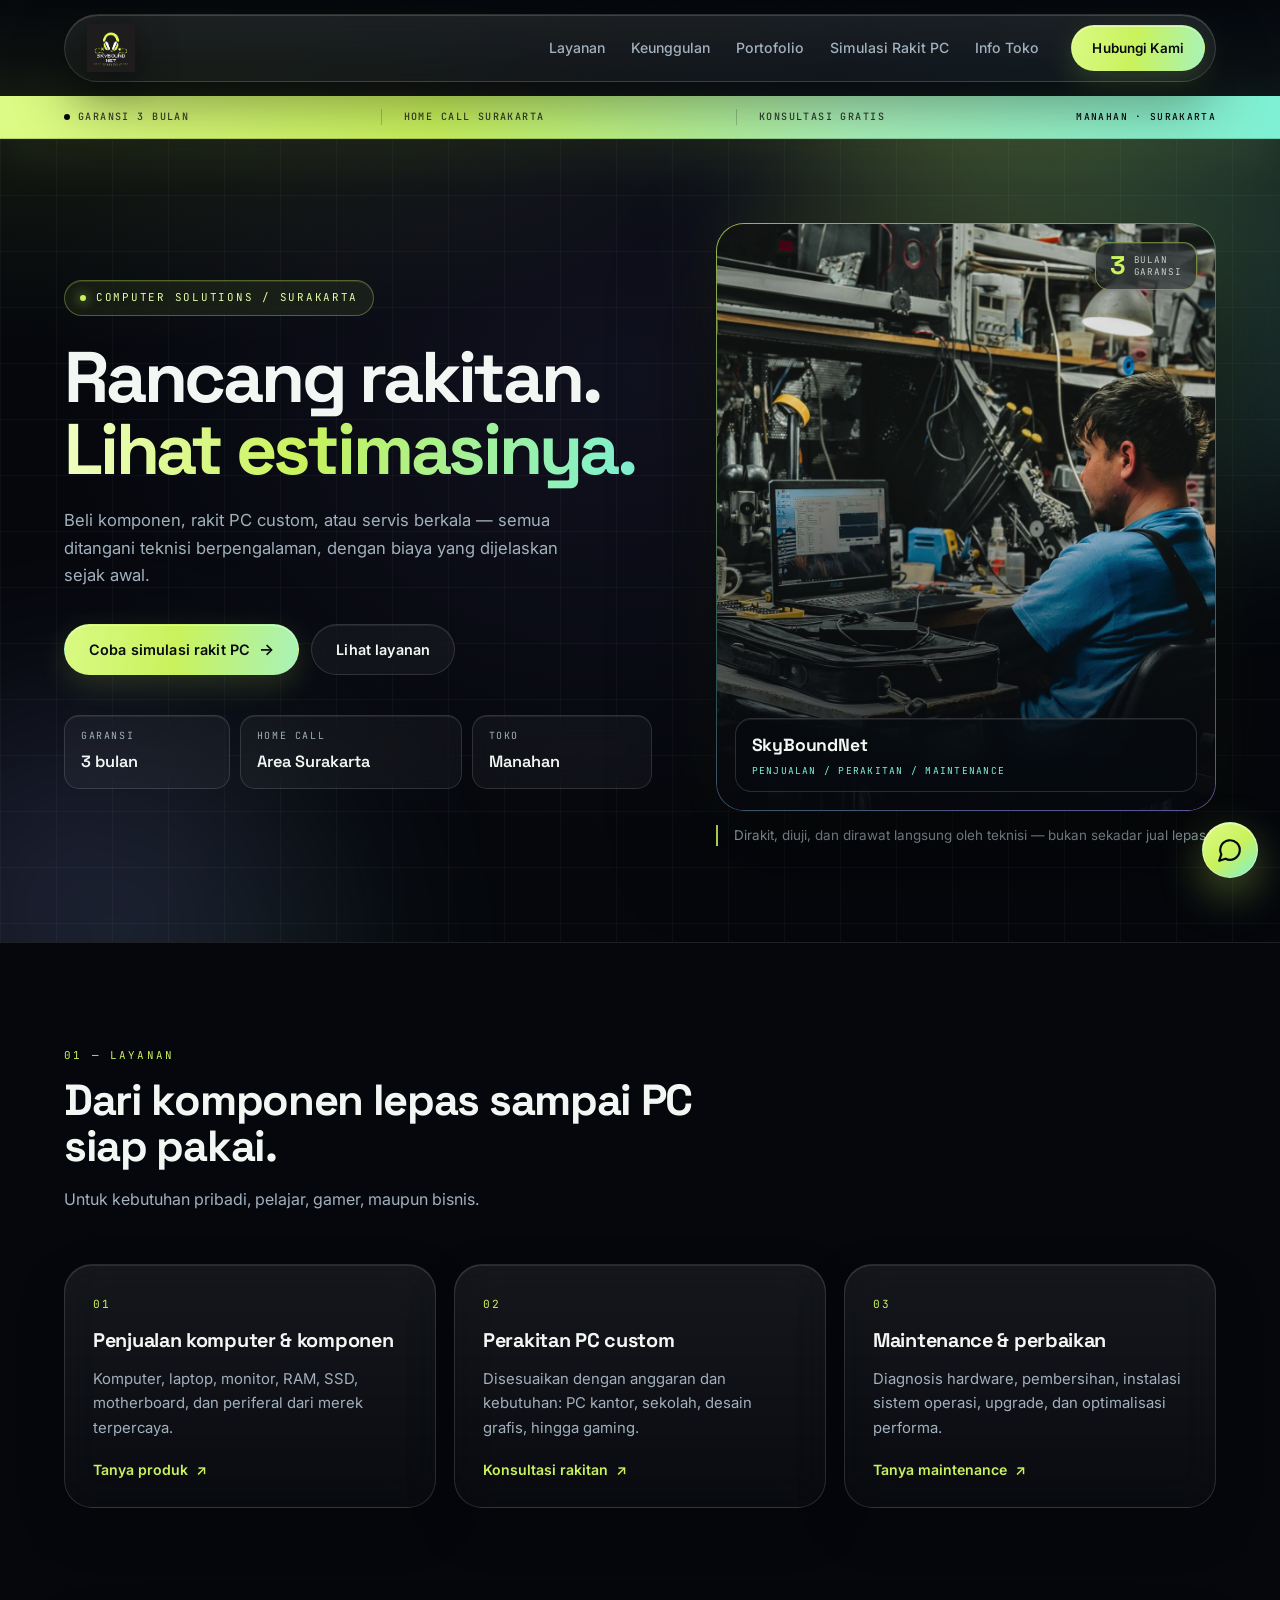
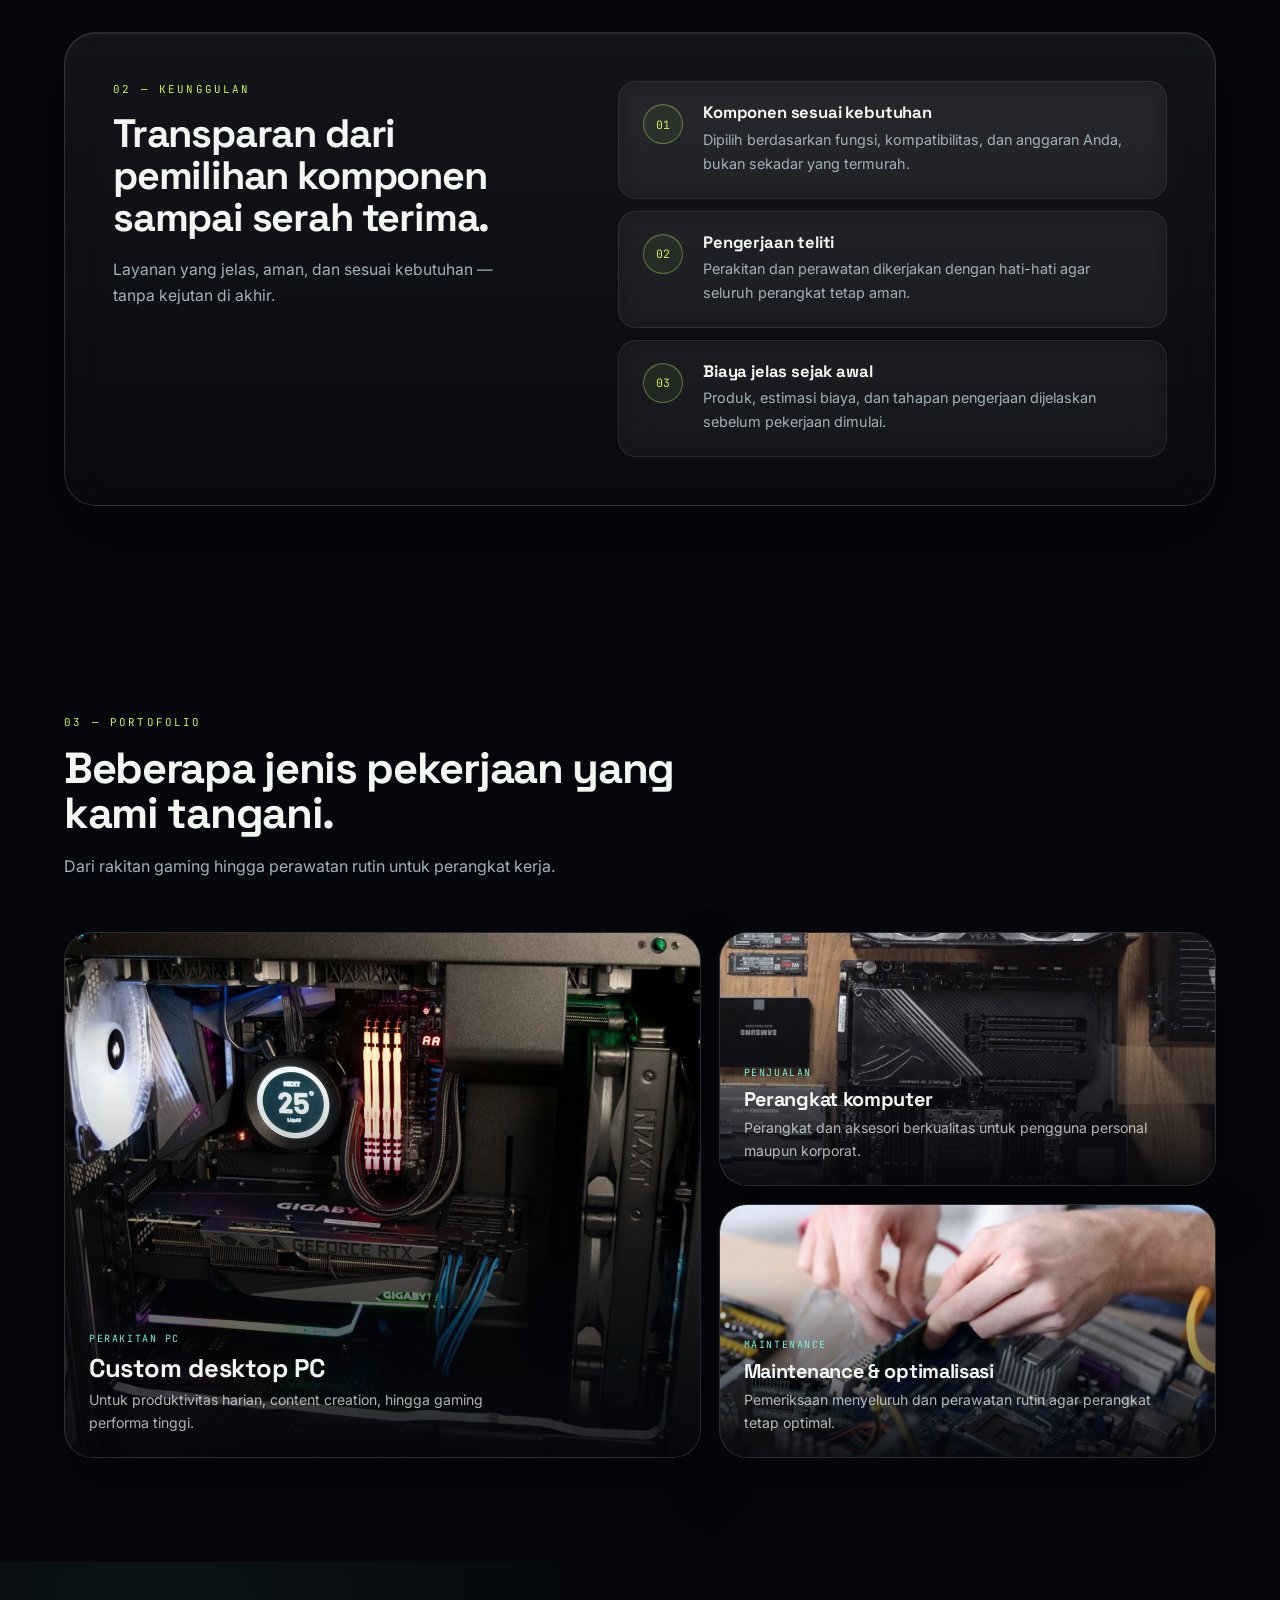
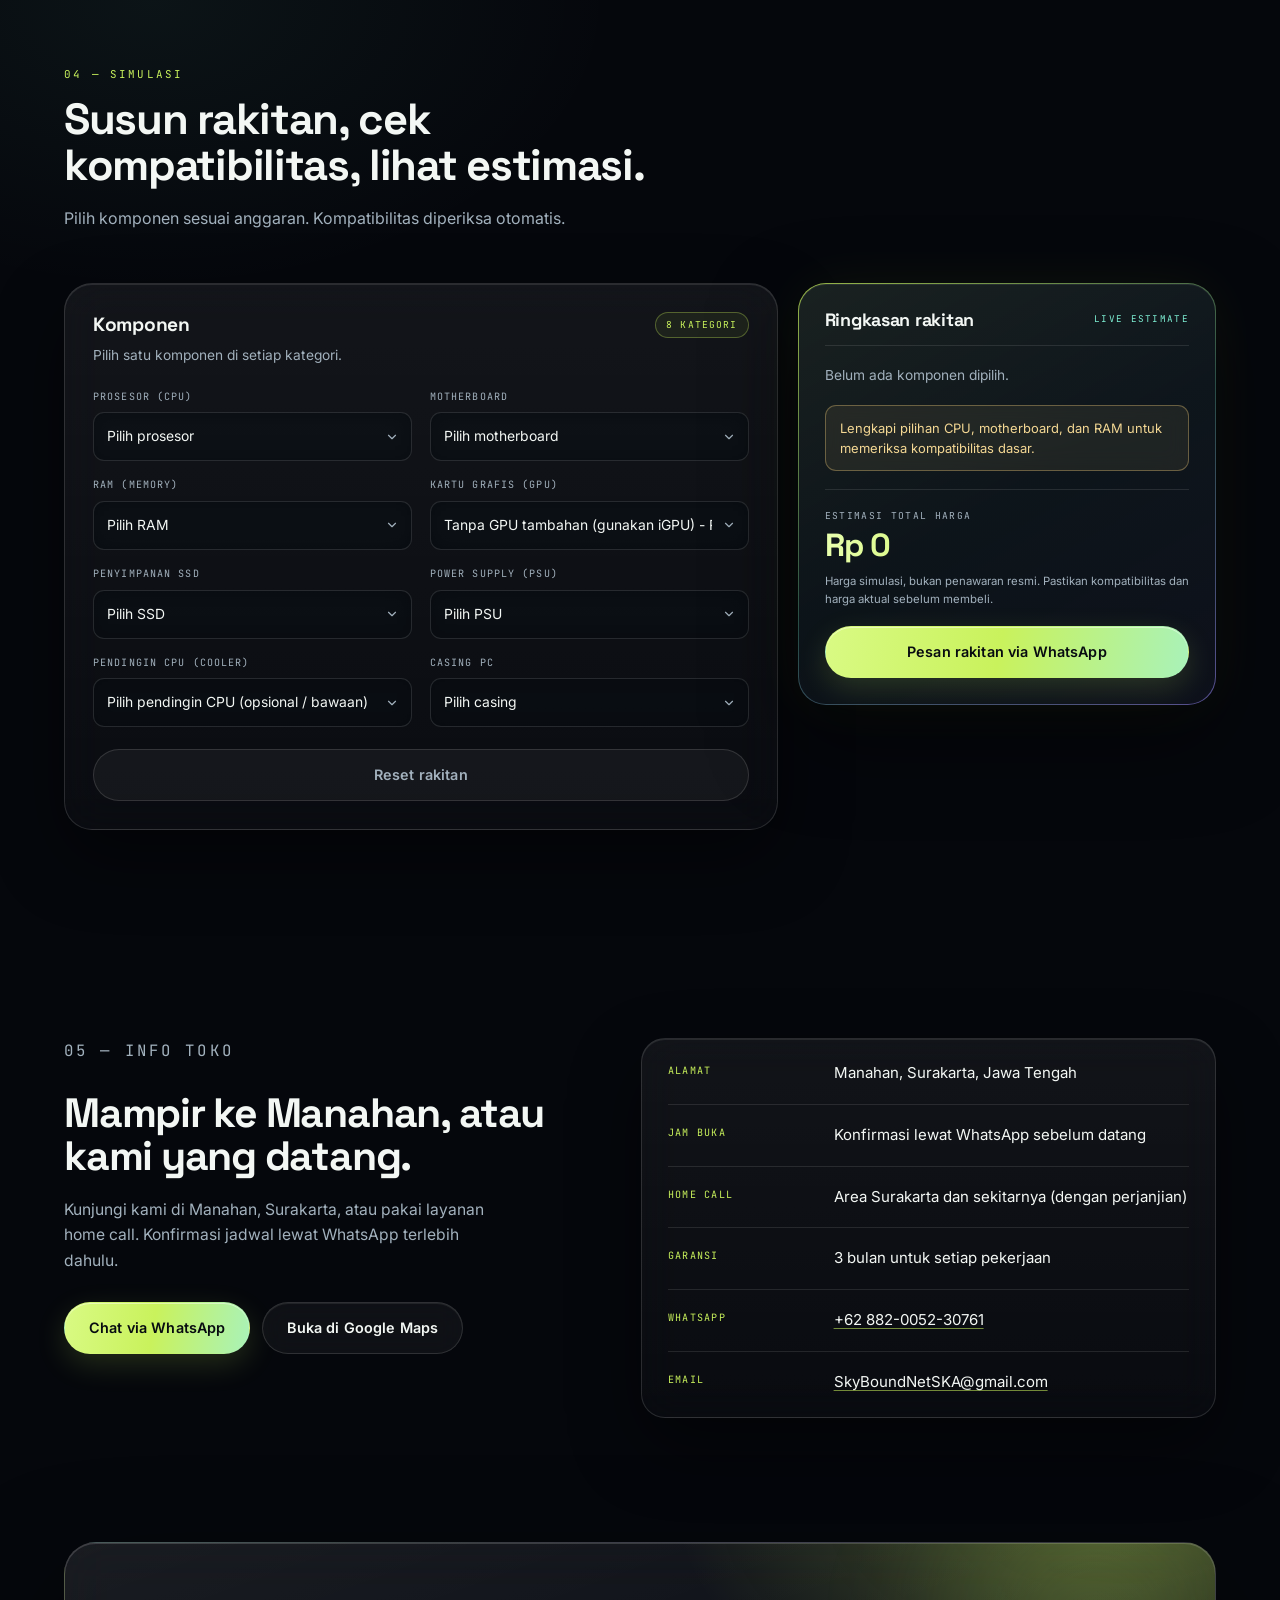
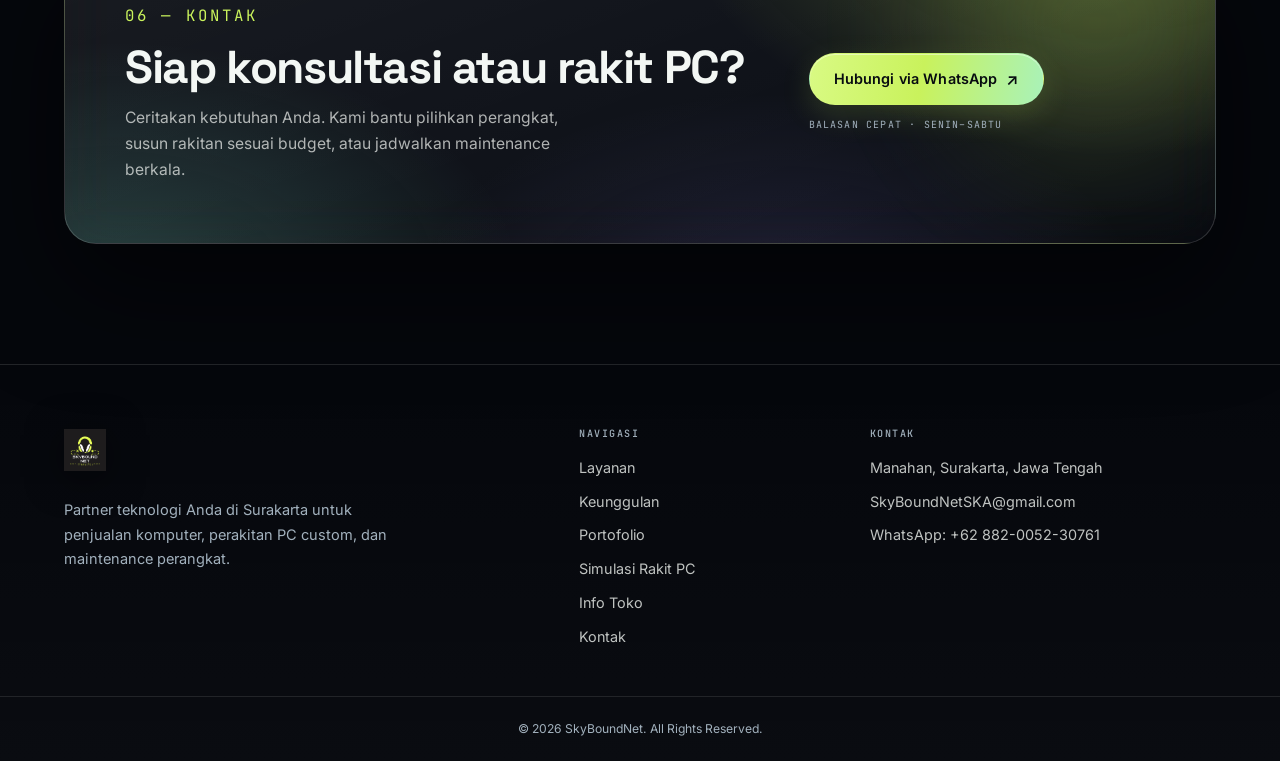
<file: Web Rakit PC/index.html>
<!DOCTYPE html>
<html lang="id">

<head>
    <meta charset="UTF-8">
    <meta name="viewport" content="width=device-width, initial-scale=1.0">
    <meta name="description"
        content="SkyBoundNet — Penjualan komputer, perakitan PC custom, dan maintenance profesional di Surakarta. Garansi 3 bulan, layanan home call tersedia.">
    <meta name="theme-color" content="#0b0f14">
    <title>SkyBoundNet | Solusi Komputer Profesional di Surakarta</title>
    <link rel="preconnect" href="https://fonts.googleapis.com">
    <link rel="preconnect" href="https://fonts.gstatic.com" crossorigin>
    <link rel="stylesheet" href="style.css">
    <script>document.documentElement.classList.add("js");</script>
</head>

<body>

    <!-- HEADER -->
    <header id="siteHeader">
        <div class="container navbar">
            <a href="#home" class="logo" aria-label="SkyBoundNet — kembali ke beranda">
                <img src="Hitam dan Hijau Neon Illustrasi Warung Internet Logo.jpg" width="306" height="144"
                    alt="SkyBoundNet">
            </a>

            <button class="menu-toggle" id="menuToggle" aria-label="Buka menu" aria-expanded="false"
                aria-controls="navLinks">☰</button>

            <nav id="navLinks" aria-label="Navigasi utama">
                <a href="#layanan">Layanan</a>
                <a href="#keunggulan">Keunggulan</a>
                <a href="#portofolio">Portofolio</a>
                <a href="#simulasi">Simulasi Rakit PC</a>
                <a href="#info">Info Toko</a>
                <a href="#kontak" class="nav-mobile-cta">Hubungi Kami</a>
            </nav>

            <a href="#kontak" class="btn nav-button">Hubungi Kami</a>
        </div>
    </header>

    <!-- INFO RAIL -->
    <div class="info-rail" aria-label="Informasi singkat">
        <div class="container info-rail-inner">
            <span class="rail-item"><span class="rail-dot"></span>Garansi 3 bulan</span>
            <span class="rail-item">Home call Surakarta</span>
            <span class="rail-item">Konsultasi gratis</span>
            <span class="rail-note">Manahan · Surakarta</span>
        </div>
    </div>

    <main>
        <!-- HERO -->
        <section class="hero" id="home">
            <canvas class="hero-bg" id="heroBg" aria-hidden="true"></canvas>

            <div class="container hero-content">
                <div class="hero-text" data-reveal>
                    <p class="eyebrow"><span class="eyebrow-dot"></span> Computer solutions / Surakarta</p>

                    <h1>Rancang rakitan.<br><span class="hl">Lihat estimasinya.</span></h1>

                    <p class="description">
                        Beli komponen, rakit PC custom, atau servis berkala &mdash;
                        semua ditangani teknisi berpengalaman, dengan biaya yang
                        dijelaskan sejak awal.
                    </p>

                    <div class="hero-buttons">
                        <a href="#simulasi" class="btn">Coba simulasi rakit PC <span class="btn-arrow">→</span></a>
                        <a href="#layanan" class="btn btn-outline">Lihat layanan</a>
                    </div>

                    <dl class="hero-facts">
                        <div>
                            <dt>Garansi</dt>
                            <dd>3 bulan</dd>
                        </div>
                        <div>
                            <dt>Home call</dt>
                            <dd>Area Surakarta</dd>
                        </div>
                        <div>
                            <dt>Toko</dt>
                            <dd>Manahan</dd>
                        </div>
                    </dl>
                </div>

                <div class="hero-visual" data-reveal style="--reveal-delay:.12s">
                    <figure class="hero-frame">
                        <img src="Teknisi.jpg" alt="Teknisi SkyBoundNet sedang bekerja">
                        <div class="hero-badge">
                            <strong>3</strong>
                            <span>bulan<br>garansi</span>
                        </div>
                        <figcaption class="hero-label">
                            <strong>SkyBoundNet</strong>
                            <span>Penjualan / Perakitan / Maintenance</span>
                        </figcaption>
                    </figure>
                    <p class="hero-caption">Dirakit, diuji, dan dirawat langsung oleh teknisi &mdash; bukan sekadar
                        jual lepas.</p>
                </div>
            </div>
        </section>

        <!-- LAYANAN -->
        <section id="layanan">
            <div class="container">
                <div class="section-heading" data-reveal>
                    <p class="kicker">01 — Layanan</p>
                    <h2>Dari komponen lepas sampai PC siap pakai.</h2>
                    <p>Untuk kebutuhan pribadi, pelajar, gamer, maupun bisnis.</p>
                </div>

                <div class="services-grid">
                    <article class="service-card" data-reveal>
                        <span class="card-index">01</span>
                        <h3>Penjualan komputer &amp; komponen</h3>
                        <p>Komputer, laptop, monitor, RAM, SSD, motherboard, dan periferal dari merek terpercaya.</p>
                        <a href="#" class="service-link" data-service="Penjualan Komputer">Tanya produk
                            <span>↗</span></a>
                    </article>

                    <article class="service-card" data-reveal style="--reveal-delay:.08s">
                        <span class="card-index">02</span>
                        <h3>Perakitan PC custom</h3>
                        <p>Disesuaikan dengan anggaran dan kebutuhan: PC kantor, sekolah, desain grafis, hingga gaming.
                        </p>
                        <a href="#" class="service-link" data-service="Jasa Perakitan PC">Konsultasi rakitan
                            <span>↗</span></a>
                    </article>

                    <article class="service-card" data-reveal style="--reveal-delay:.16s">
                        <span class="card-index">03</span>
                        <h3>Maintenance &amp; perbaikan</h3>
                        <p>Diagnosis hardware, pembersihan, instalasi sistem operasi, upgrade, dan optimalisasi
                            performa.</p>
                        <a href="#" class="service-link" data-service="Maintenance Komputer">Tanya maintenance
                            <span>↗</span></a>
                    </article>
                </div>
            </div>
        </section>

        <!-- KEUNGGULAN -->
        <section class="advantages" id="keunggulan">
            <div class="container advantages-layout">
                <div class="advantages-intro" data-reveal>
                    <p class="kicker">02 — Keunggulan</p>
                    <h2>Transparan dari pemilihan komponen sampai serah terima.</h2>
                    <p>Layanan yang jelas, aman, dan sesuai kebutuhan &mdash; tanpa kejutan di akhir.</p>
                </div>

                <div class="advantages-grid">
                    <article class="advantage-card" data-reveal>
                        <span class="adv-num">01</span>
                        <div>
                            <h3>Komponen sesuai kebutuhan</h3>
                            <p>Dipilih berdasarkan fungsi, kompatibilitas, dan anggaran Anda, bukan sekadar yang
                                termurah.</p>
                        </div>
                    </article>

                    <article class="advantage-card" data-reveal style="--reveal-delay:.08s">
                        <span class="adv-num">02</span>
                        <div>
                            <h3>Pengerjaan teliti</h3>
                            <p>Perakitan dan perawatan dikerjakan dengan hati-hati agar seluruh perangkat tetap aman.
                            </p>
                        </div>
                    </article>

                    <article class="advantage-card" data-reveal style="--reveal-delay:.16s">
                        <span class="adv-num">03</span>
                        <div>
                            <h3>Biaya jelas sejak awal</h3>
                            <p>Produk, estimasi biaya, dan tahapan pengerjaan dijelaskan sebelum pekerjaan dimulai.
                            </p>
                        </div>
                    </article>
                </div>
            </div>
        </section>

        <!-- PORTOFOLIO -->
        <section id="portofolio">
            <div class="container">
                <div class="section-heading" data-reveal>
                    <p class="kicker">03 — Portofolio</p>
                    <h2>Beberapa jenis pekerjaan yang kami tangani.</h2>
                    <p>Dari rakitan gaming hingga perawatan rutin untuk perangkat kerja.</p>
                </div>

                <div class="portfolio-grid">
                    <article class="portfolio-card portfolio-large" data-reveal>
                        <img src="PC Gaming.jpg" alt="PC desktop rakitan custom" loading="lazy">
                        <div class="portfolio-info">
                            <span>Perakitan PC</span>
                            <h3>Custom desktop PC</h3>
                            <p>Untuk produktivitas harian, content creation, hingga gaming performa tinggi.</p>
                        </div>
                    </article>

                    <article class="portfolio-card" data-reveal style="--reveal-delay:.08s">
                        <img src="Part PC.webp" alt="Komponen dan perangkat komputer" loading="lazy">
                        <div class="portfolio-info">
                            <span>Penjualan</span>
                            <h3>Perangkat komputer</h3>
                            <p>Perangkat dan aksesori berkualitas untuk pengguna personal maupun korporat.</p>
                        </div>
                    </article>

                    <article class="portfolio-card" data-reveal style="--reveal-delay:.16s">
                        <img src="Servis PC.jpg" alt="Teknisi sedang melakukan servis komputer" loading="lazy">
                        <div class="portfolio-info">
                            <span>Maintenance</span>
                            <h3>Maintenance &amp; optimalisasi</h3>
                            <p>Pemeriksaan menyeluruh dan perawatan rutin agar perangkat tetap optimal.</p>
                        </div>
                    </article>
                </div>
            </div>
        </section>

        <!-- SIMULASI RAKIT PC -->
        <section id="simulasi" class="pc-builder">
            <div class="container">
                <div class="section-heading" data-reveal>
                    <p class="kicker">04 — Simulasi</p>
                    <h2>Susun rakitan, cek kompatibilitas, lihat estimasi.</h2>
                    <p>Pilih komponen sesuai anggaran. Kompatibilitas diperiksa otomatis.</p>
                </div>

                <div class="builder-layout">
                    <div class="builder-panel" data-reveal>
                        <div class="panel-head">
                            <h3>Komponen</h3>
                            <span class="panel-tag">8 kategori</span>
                        </div>
                        <p class="builder-note">Pilih satu komponen di setiap kategori.</p>

                        <div class="builder-fields">
                            <div class="field">
                                <label for="cpu">Prosesor (CPU)</label>
                                <select id="cpu">
                                    <option value="0" data-socket="" data-igpu="">Pilih prosesor</option>
                                    <optgroup label="AMD AM4 (Budget &amp; Value Gaming)">
                                        <option value="950000" data-socket="AM4" data-igpu="true">AMD Ryzen 3 3200G
                                            (4C/4T, iGPU Vega 8) - Rp950.000</option>
                                        <option value="1100000" data-socket="AM4" data-igpu="false">AMD Ryzen 5 4500
                                            (6C/12T) - Rp1.100.000</option>
                                        <option value="1550000" data-socket="AM4" data-igpu="false">AMD Ryzen 5 5600
                                            (6C/12T) - Rp1.550.000</option>
                                        <option value="1750000" data-socket="AM4" data-igpu="true">AMD Ryzen 5 5600G
                                            (6C/12T, iGPU Vega 7) - Rp1.750.000</option>
                                        <option value="2450000" data-socket="AM4" data-igpu="false">AMD Ryzen 7 5700X
                                            (8C/16T) - Rp2.450.000</option>
                                    </optgroup>
                                    <optgroup label="AMD AM5 (Next-Gen DDR5)">
                                        <option value="2300000" data-socket="AM5" data-igpu="false">AMD Ryzen 5 7500F
                                            (6C/12T) - Rp2.300.000</option>
                                        <option value="2850000" data-socket="AM5" data-igpu="true">AMD Ryzen 5 7600
                                            (6C/12T, iGPU RDNA2) - Rp2.850.000</option>
                                        <option value="6800000" data-socket="AM5" data-igpu="true">AMD Ryzen 7 7800X3D
                                            (8C/16T, 3D V-Cache) - Rp6.800.000</option>
                                    </optgroup>
                                    <optgroup label="Intel LGA1700 (Gen 12/13/14)">
                                        <option value="1150000" data-socket="LGA1700" data-igpu="false">Intel Core
                                            i3-12100F (4C/8T) - Rp1.150.000</option>
                                        <option value="1450000" data-socket="LGA1700" data-igpu="true">Intel Core
                                            i3-12100 (4C/8T, iGPU UHD 730) - Rp1.450.000</option>
                                        <option value="1750000" data-socket="LGA1700" data-igpu="false">Intel Core
                                            i5-12400F (6C/12T) - Rp1.750.000</option>
                                        <option value="2700000" data-socket="LGA1700" data-igpu="false">Intel Core
                                            i5-13400F (10C/16T) - Rp2.700.000</option>
                                        <option value="4300000" data-socket="LGA1700" data-igpu="false">Intel Core
                                            i5-14600KF (14C/20T) - Rp4.300.000</option>
                                        <option value="6200000" data-socket="LGA1700" data-igpu="false">Intel Core
                                            i7-14700KF (20C/28T) - Rp6.200.000</option>
                                    </optgroup>
                                </select>
                            </div>

                            <div class="field">
                                <label for="motherboard">Motherboard</label>
                                <select id="motherboard">
                                    <option value="0" data-socket="" data-ram="">Pilih motherboard</option>
                                    <optgroup label="Socket AMD AM4 (DDR4)">
                                        <option value="950000" data-socket="AM4" data-ram="DDR4">ASRock A520M-HVS DDR4 -
                                            Rp950.000</option>
                                        <option value="1150000" data-socket="AM4" data-ram="DDR4">MSI B450M-A PRO MAX II
                                            DDR4 - Rp1.150.000</option>
                                        <option value="1600000" data-socket="AM4" data-ram="DDR4">ASUS Prime B550M-K
                                            DDR4
                                            - Rp1.600.000</option>
                                        <option value="2350000" data-socket="AM4" data-ram="DDR4">MSI MAG B550M MORTAR
                                            WIFI DDR4 - Rp2.350.000</option>
                                        <option value="3150000" data-socket="AM4" data-ram="DDR4">ASUS ROG STRIX B550-F
                                            GAMING WIFI DDR4 - Rp3.150.000</option>
                                    </optgroup>
                                    <optgroup label="Socket AMD AM5 (DDR5)">
                                        <option value="1450000" data-socket="AM5" data-ram="DDR5">ASRock A620M-HDV/M.2+
                                            DDR5 - Rp1.450.000</option>
                                        <option value="1950000" data-socket="AM5" data-ram="DDR5">MSI PRO B650M-P DDR5 -
                                            Rp1.950.000</option>
                                        <option value="2850000" data-socket="AM5" data-ram="DDR5">ASUS TUF GAMING
                                            B650M-PLUS
                                            WIFI DDR5 - Rp2.850.000</option>
                                        <option value="3750000" data-socket="AM5" data-ram="DDR5">GIGABYTE B650 AORUS
                                            ELITE
                                            AX DDR5 - Rp3.750.000</option>
                                        <option value="6500000" data-socket="AM5" data-ram="DDR5">ASUS ROG STRIX X670E-F
                                            GAMING WIFI DDR5 - Rp6.500.000</option>
                                    </optgroup>
                                    <optgroup label="Socket Intel LGA1700 (DDR4)">
                                        <option value="1050000" data-socket="LGA1700" data-ram="DDR4">ASRock
                                            H610M-HVS/M.2
                                            DDR4 - Rp1.050.000</option>
                                        <option value="1650000" data-socket="LGA1700" data-ram="DDR4">ASUS Prime B760M-K
                                            DDR4 - Rp1.650.000</option>
                                        <option value="2600000" data-socket="LGA1700" data-ram="DDR4">MSI MAG B760M
                                            MORTAR
                                            WIFI DDR4 - Rp2.600.000</option>
                                    </optgroup>
                                    <optgroup label="Socket Intel LGA1700 (DDR5)">
                                        <option value="1850000" data-socket="LGA1700" data-ram="DDR5">ASRock
                                            B760M-HDV/M.2
                                            DDR5 - Rp1.850.000</option>
                                        <option value="3100000" data-socket="LGA1700" data-ram="DDR5">ASUS TUF GAMING
                                            B760-PLUS WIFI DDR5 - Rp3.100.000</option>
                                        <option value="4450000" data-socket="LGA1700" data-ram="DDR5">MSI MAG Z790
                                            TOMAHAWK
                                            WIFI DDR5 - Rp4.450.000</option>
                                    </optgroup>
                                </select>
                            </div>

                            <div class="field">
                                <label for="ram">RAM (Memory)</label>
                                <select id="ram">
                                    <option value="0" data-ram="">Pilih RAM</option>
                                    <optgroup label="RAM DDR4">
                                        <option value="260000" data-ram="DDR4">8GB (1x8GB) DDR4 3200MHz - Rp260.000
                                        </option>
                                        <option value="480000" data-ram="DDR4">16GB (2x8GB) DDR4 3200MHz Dual Channel -
                                            Rp480.000</option>
                                        <option value="620000" data-ram="DDR4">16GB (2x8GB) DDR4 3600MHz RGB Dual
                                            Channel -
                                            Rp620.000</option>
                                        <option value="890000" data-ram="DDR4">32GB (2x16GB) DDR4 3200MHz Dual Channel -
                                            Rp890.000</option>
                                        <option value="1150000" data-ram="DDR4">32GB (2x16GB) DDR4 3600MHz RGB Dual
                                            Channel
                                            - Rp1.150.000</option>
                                    </optgroup>
                                    <optgroup label="RAM DDR5">
                                        <option value="750000" data-ram="DDR5">16GB (2x8GB) DDR5 5200MHz Dual Channel -
                                            Rp750.000</option>
                                        <option value="1550000" data-ram="DDR5">32GB (2x16GB) DDR5 6000MHz CL30 (AMD
                                            EXPO /
                                            XMP) - Rp1.550.000</option>
                                        <option value="1850000" data-ram="DDR5">32GB (2x16GB) DDR5 6000MHz RGB CL30 -
                                            Rp1.850.000</option>
                                        <option value="3200000" data-ram="DDR5">64GB (2x32GB) DDR5 6000MHz Dual Channel
                                            -
                                            Rp3.200.000</option>
                                    </optgroup>
                                </select>
                            </div>

                            <div class="field">
                                <label for="gpu">Kartu Grafis (GPU)</label>
                                <select id="gpu">
                                    <option value="0" data-minwatt="0">Tanpa GPU tambahan (gunakan iGPU) - Rp0</option>
                                    <optgroup label="Entry &amp; Budget Gaming">
                                        <option value="1350000" data-minwatt="450">AMD Radeon RX 580 8GB GDDR5 -
                                            Rp1.350.000</option>
                                        <option value="1900000" data-minwatt="400">NVIDIA GeForce GTX 1650 4GB GDDR6 -
                                            Rp1.900.000</option>
                                        <option value="2850000" data-minwatt="450">AMD Radeon RX 6600 8GB GDDR6 -
                                            Rp2.850.000</option>
                                        <option value="2950000" data-minwatt="450">NVIDIA GeForce RTX 3050 6GB GDDR6 -
                                            Rp2.950.000</option>
                                    </optgroup>
                                    <optgroup label="Mid-Range 1080p / 1440p Gaming">
                                        <option value="4350000" data-minwatt="500">AMD Radeon RX 7600 8GB GDDR6 -
                                            Rp4.350.000</option>
                                        <option value="4900000" data-minwatt="500">NVIDIA GeForce RTX 4060 8GB GDDR6 -
                                            Rp4.900.000</option>
                                        <option value="6450000" data-minwatt="550">NVIDIA GeForce RTX 4060 Ti 8GB GDDR6
                                            -
                                            Rp6.450.000</option>
                                        <option value="7400000" data-minwatt="650">AMD Radeon RX 7700 XT 12GB GDDR6 -
                                            Rp7.400.000</option>
                                    </optgroup>
                                    <optgroup label="High-End &amp; Enthusiast (1440p / 4K / Rendering)">
                                        <option value="10500000" data-minwatt="650">NVIDIA GeForce RTX 4070 Super 12GB
                                            GDDR6X - Rp10.500.000</option>
                                        <option value="14700000" data-minwatt="750">NVIDIA GeForce RTX 4070 Ti Super
                                            16GB
                                            GDDR6X - Rp14.700.000</option>
                                        <option value="18800000" data-minwatt="750">NVIDIA GeForce RTX 4080 Super 16GB
                                            GDDR6X - Rp18.800.000</option>
                                        <option value="32500000" data-minwatt="850">NVIDIA GeForce RTX 4090 24GB GDDR6X
                                            -
                                            Rp32.500.000</option>
                                    </optgroup>
                                </select>
                            </div>

                            <div class="field">
                                <label for="storage">Penyimpanan SSD</label>
                                <select id="storage">
                                    <option value="0">Pilih SSD</option>
                                    <optgroup label="SSD SATA 2.5 Inch">
                                        <option value="250000">SSD SATA 256GB (500 MB/s) - Rp250.000</option>
                                        <option value="420000">SSD SATA 512GB (500 MB/s) - Rp420.000</option>
                                    </optgroup>
                                    <optgroup label="SSD NVMe M.2 PCIe Gen 3">
                                        <option value="480000">SSD NVMe 512GB Gen3 (2500 MB/s) - Rp480.000</option>
                                        <option value="820000">SSD NVMe 1TB Gen3 (3500 MB/s) - Rp820.000</option>
                                    </optgroup>
                                    <optgroup label="SSD NVMe M.2 PCIe Gen 4 (High Speed)">
                                        <option value="1050000">SSD NVMe 1TB Gen4 (5000 MB/s) - Rp1.050.000</option>
                                        <option value="1450000">SSD NVMe 1TB Gen4 Pro (7000 MB/s) - Rp1.450.000</option>
                                        <option value="1850000">SSD NVMe 2TB Gen4 (5000 MB/s) - Rp1.850.000</option>
                                        <option value="2450000">SSD NVMe 2TB Gen4 Pro (7400 MB/s) - Rp2.450.000</option>
                                        <option value="4750000">SSD NVMe 4TB Gen4 Pro (7400 MB/s) - Rp4.750.000</option>
                                    </optgroup>
                                </select>
                            </div>

                            <div class="field">
                                <label for="psu">Power Supply (PSU)</label>
                                <select id="psu">
                                    <option value="0" data-watt="0">Pilih PSU</option>
                                    <optgroup label="Kapasitas Standar (Entry - Mid)">
                                        <option value="420000" data-watt="400">400W 80+ Standard - Rp420.000</option>
                                        <option value="520000" data-watt="450">450W 80+ Bronze - Rp520.000</option>
                                        <option value="680000" data-watt="550">550W 80+ Bronze (Deepcool / FSP) -
                                            Rp680.000</option>
                                        <option value="890000" data-watt="650">650W 80+ Bronze (MSI MAG / Cooler Master)
                                            -
                                            Rp890.000</option>
                                    </optgroup>
                                    <optgroup label="Kapasitas Tinggi &amp; Modular (High-End)">
                                        <option value="1150000" data-watt="750">750W 80+ Bronze (Seasonic / Corsair) -
                                            Rp1.150.000</option>
                                        <option value="1550000" data-watt="750">750W 80+ Gold Fully Modular -
                                            Rp1.550.000
                                        </option>
                                        <option value="1950000" data-watt="850">850W 80+ Gold ATX 3.0 PCIe 5.0 -
                                            Rp1.950.000
                                        </option>
                                        <option value="2750000" data-watt="1000">1000W 80+ Gold ATX 3.0 PCIe 5.0 -
                                            Rp2.750.000</option>
                                    </optgroup>
                                </select>
                            </div>

                            <div class="field">
                                <label for="cooler">Pendingin CPU (Cooler)</label>
                                <select id="cooler">
                                    <option value="0">Pilih pendingin CPU (opsional / bawaan)</option>
                                    <optgroup label="Air Cooler (Kipas &amp; Heatpipe)">
                                        <option value="0">Stock cooler bawaan prosesor - Rp0</option>
                                        <option value="250000">Air Cooler Single Tower (Deepcool AG400) - Rp250.000
                                        </option>
                                        <option value="560000">Air Cooler Dual Tower RGB (Peerless Assassin 120 SE) -
                                            Rp560.000</option>
                                    </optgroup>
                                    <optgroup label="Liquid Cooler (AIO Watercooling)">
                                        <option value="850000">Liquid Cooler AIO 240mm ARGB - Rp850.000</option>
                                        <option value="1350000">Liquid Cooler AIO 360mm ARGB - Rp1.350.000</option>
                                        <option value="2450000">Liquid Cooler AIO 360mm LCD Screen - Rp2.450.000
                                        </option>
                                    </optgroup>
                                </select>
                            </div>

                            <div class="field">
                                <label for="case">Casing PC</label>
                                <select id="case">
                                    <option value="0">Pilih casing</option>
                                    <optgroup label="Basic &amp; Compact">
                                        <option value="260000">Casing Office Standard Black (1 Fan) - Rp260.000</option>
                                        <option value="420000">Casing Compact mATX Mesh Tempered Glass (3 Fan RGB) -
                                            Rp420.000</option>
                                    </optgroup>
                                    <optgroup label="Gaming &amp; Airflow Mesh">
                                        <option value="650000">Casing Mid-Tower Gaming High-Airflow (4 Fan ARGB) -
                                            Rp650.000</option>
                                        <option value="1250000">Casing Airflow ATX Premium (Montech Sky Two / Deepcool)
                                            -
                                            Rp1.250.000</option>
                                    </optgroup>
                                    <optgroup label="Aquarium / Dual Chamber (Showcase)">
                                        <option value="850000">Casing Panoramic Aquarium Dual-Chamber (3 Fan Reverse
                                            ARGB) -
                                            Rp850.000</option>
                                        <option value="2350000">Casing Premium Dual Chamber (Lian Li O11 Dynamic EVO) -
                                            Rp2.350.000</option>
                                    </optgroup>
                                </select>
                            </div>
                        </div>

                        <button type="button" class="btn reset-builder" id="resetBuilder">Reset rakitan</button>
                    </div>

                    <aside class="builder-summary" data-reveal style="--reveal-delay:.1s">
                        <div class="summary-top">
                            <h3>Ringkasan rakitan</h3>
                            <span class="summary-live">Live estimate</span>
                        </div>

                        <div id="buildList" class="build-list">
                            <p class="empty-build">Pilih komponen untuk melihat ringkasan.</p>
                        </div>

                        <div id="compatibility" class="compatibility">
                            Pilih komponen untuk memeriksa kompatibilitas.
                        </div>

                        <div class="total-price">
                            <span>Estimasi total harga</span>
                            <strong id="totalPrice">Rp0</strong>
                        </div>

                        <p class="builder-disclaimer">
                            Harga simulasi, bukan penawaran resmi. Pastikan kompatibilitas dan harga aktual sebelum
                            membeli.
                        </p>

                        <button type="button" class="btn order-build" id="orderBuild">Pesan rakitan via
                            WhatsApp</button>
                    </aside>
                </div>
            </div>
        </section>

        <!-- INFO TOKO -->
        <section id="info" class="store-info">
            <div class="container info-layout">
                <div class="info-intro" data-reveal>
                    <p class="kicker">05 — Info Toko</p>
                    <h2>Mampir ke Manahan, atau kami yang datang.</h2>
                    <p>
                        Kunjungi kami di Manahan, Surakarta, atau pakai layanan home call.
                        Konfirmasi jadwal lewat WhatsApp terlebih dahulu.
                    </p>
                    <div class="info-actions">
                        <a href="#" class="btn" id="infoWhatsApp">Chat via WhatsApp</a>
                        <!-- Ganti link di bawah dengan link pin toko dari Google Maps (Bagikan > Salin link). -->
                        <a href="https://www.google.com/maps/search/?api=1&query=Manahan+Surakarta"
                            class="btn btn-outline" target="_blank" rel="noopener noreferrer">Buka di Google Maps</a>
                    </div>
                </div>

                <dl class="info-list" data-reveal style="--reveal-delay:.1s">
                    <div class="info-row">
                        <dt>Alamat</dt>
                        <dd>Manahan, Surakarta, Jawa Tengah</dd>
                    </div>
                    <div class="info-row">
                        <dt>Jam buka</dt>
                        <!-- Ganti dengan jam buka asli, misalnya: Senin-Sabtu, 09.00-17.00 -->
                        <dd>Konfirmasi lewat WhatsApp sebelum datang</dd>
                    </div>
                    <div class="info-row">
                        <dt>Home call</dt>
                        <dd>Area Surakarta dan sekitarnya (dengan perjanjian)</dd>
                    </div>
                    <div class="info-row">
                        <dt>Garansi</dt>
                        <dd>3 bulan untuk setiap pekerjaan</dd>
                    </div>
                    <div class="info-row">
                        <dt>WhatsApp</dt>
                        <dd><a href="#" id="infoWhatsAppText">+62 882-0052-30761</a></dd>
                    </div>
                    <div class="info-row">
                        <dt>Email</dt>
                        <dd><a href="mailto:SkyBoundNetSKA@gmail.com">SkyBoundNetSKA@gmail.com</a></dd>
                    </div>
                </dl>
            </div>
        </section>

        <!-- KONTAK -->
        <section class="contact-section" id="kontak">
            <div class="container">
                <div class="contact-box" data-reveal>
                    <div class="contact-copy">
                        <p class="kicker dark">06 — Kontak</p>
                        <h2>Siap konsultasi atau rakit PC?</h2>
                        <p>
                            Ceritakan kebutuhan Anda. Kami bantu pilihkan perangkat,
                            susun rakitan sesuai budget, atau jadwalkan maintenance berkala.
                        </p>
                    </div>
                    <div class="contact-actions">
                        <a href="#" class="btn" id="contactWhatsApp">Hubungi via WhatsApp <span
                                class="btn-arrow">↗</span></a>
                        <span class="contact-note">Balasan cepat · Senin&ndash;Sabtu</span>
                    </div>
                </div>
            </div>
        </section>
    </main>

    <!-- FOOTER -->
    <footer>
        <div class="container footer-grid">
            <div class="footer-about">
                <a href="#home" class="logo" aria-label="SkyBoundNet — kembali ke beranda">
                    <img src="Hitam dan Hijau Neon Illustrasi Warung Internet Logo.jpg" width="306" height="144"
                        alt="SkyBoundNet">
                </a>
                <p>
                    Partner teknologi Anda di Surakarta untuk penjualan komputer,
                    perakitan PC custom, dan maintenance perangkat.
                </p>
            </div>

            <div>
                <h3>Navigasi</h3>
                <div class="footer-links">
                    <a href="#layanan">Layanan</a>
                    <a href="#keunggulan">Keunggulan</a>
                    <a href="#portofolio">Portofolio</a>
                    <a href="#simulasi">Simulasi Rakit PC</a>
                    <a href="#info">Info Toko</a>
                    <a href="#kontak">Kontak</a>
                </div>
            </div>

            <div>
                <h3>Kontak</h3>
                <div class="footer-links">
                    <p>Manahan, Surakarta, Jawa Tengah</p>
                    <p>SkyBoundNetSKA@gmail.com</p>
                    <a href="#" id="footerWhatsApp">WhatsApp: +62 882-0052-30761</a>
                </div>
            </div>
        </div>

        <div class="copyright">
            &copy; <span id="year"></span> SkyBoundNet. All Rights Reserved.
        </div>
    </footer>

    <!-- TOMBOL WHATSAPP MELAYANG -->
    <a href="#" class="whatsapp-float" id="floatingWhatsApp" aria-label="Hubungi SkyBoundNet melalui WhatsApp"
        title="Chat WhatsApp">
        <svg viewBox="0 0 24 24" width="26" height="26" fill="none" stroke="currentColor" stroke-width="2"
            stroke-linecap="round" stroke-linejoin="round" aria-hidden="true">
            <path d="M7.9 20A9 9 0 1 0 4 16.1L2 22Z" />
        </svg>
    </a>

    <script src="script.js"></script>
</body>

</html>
</file>
<file: Web Rakit PC/style.css>
/* =========================================================
   SkyBoundNet — Aurora Glass 2026
   Tema gelap dengan aurora lime/mint, panel kaca, dan tipografi
   Space Grotesk + Inter. Struktur class tetap cocok dengan HTML
   dan script.js yang sudah ada.
========================================================= */

@import url("https://fonts.googleapis.com/css2?family=Inter:wght@400;500;600;700&family=JetBrains+Mono:wght@400;500&family=Space+Grotesk:wght@500;600;700&display=swap");

:root {
    --bg: #05070c;
    --bg-elev: #080c13;
    --ink: #f3f7f4;
    --muted: #a2b1bd;
    --volt: #c9f25c;
    --mint: #7ef0d4;
    --violet: #9b8cff;

    --line: rgba(255, 255, 255, 0.10);
    --glass: rgba(255, 255, 255, 0.055);
    --glass-soft: rgba(255, 255, 255, 0.03);
    --glass-border: rgba(255, 255, 255, 0.13);
    --glass-border-strong: rgba(255, 255, 255, 0.22);
    --shadow: 0 28px 70px rgba(0, 0, 0, 0.45);

    --font-display: "Space Grotesk", "Segoe UI", system-ui, sans-serif;
    --font-body: "Inter", "Segoe UI", system-ui, -apple-system, Roboto, sans-serif;
    --font-mono: "JetBrains Mono", "Consolas", monospace;

    --radius: 18px;
    --radius-lg: 28px;
    --header-h: 96px;
}

* {
    margin: 0;
    padding: 0;
    box-sizing: border-box;
}

html {
    scroll-behavior: smooth;
}

body {
    font-family: var(--font-body);
    font-size: 16px;
    line-height: 1.65;
    color: var(--ink);
    background:
        radial-gradient(1200px 680px at 12% -8%, rgba(201, 242, 92, 0.15), transparent 62%),
        radial-gradient(1000px 640px at 88% -2%, rgba(126, 240, 212, 0.11), transparent 60%),
        radial-gradient(920px 720px at 50% 42%, rgba(155, 140, 255, 0.08), transparent 66%),
        var(--bg);
    background-attachment: fixed;
    -webkit-font-smoothing: antialiased;
    overflow-x: hidden;
}

h1,
h2,
h3 {
    font-family: var(--font-display);
    font-weight: 700;
    line-height: 1.06;
    letter-spacing: -0.03em;
    color: var(--ink);
}

a {
    color: inherit;
    text-decoration: none;
}

img {
    max-width: 100%;
}

button,
select,
input {
    font: inherit;
}

::selection {
    background: var(--volt);
    color: var(--bg);
}

:focus-visible {
    outline: 2px solid var(--volt);
    outline-offset: 3px;
}

.container {
    width: min(1180px, 90%);
    margin-inline: auto;
}

section {
    padding: 104px 0;
    scroll-margin-top: calc(var(--header-h) + 24px);
}

/* ============ BUTTONS ============ */
.btn {
    display: inline-flex;
    align-items: center;
    justify-content: center;
    gap: 9px;
    padding: 13px 24px;
    border: 1px solid transparent;
    border-radius: 999px;
    background: linear-gradient(100deg, #d9fa84 0%, var(--volt) 48%, #a9f2b9 100%);
    color: #070b10;
    font-size: 0.9rem;
    font-weight: 600;
    letter-spacing: 0.01em;
    cursor: pointer;
    box-shadow: 0 10px 30px rgba(201, 242, 92, 0.16), inset 0 1px 0 rgba(255, 255, 255, 0.45);
    transition: transform 0.25s ease, box-shadow 0.25s ease, background 0.25s ease,
        color 0.25s ease, border-color 0.25s ease;
}

.btn:hover {
    transform: translateY(-2px);
    box-shadow: 0 18px 42px rgba(201, 242, 92, 0.28), inset 0 1px 0 rgba(255, 255, 255, 0.5);
}

.btn:active {
    transform: translateY(0);
}

.btn-arrow {
    font-size: 1rem;
    line-height: 1;
    transition: transform 0.25s ease;
}

.btn:hover .btn-arrow {
    transform: translateX(3px);
}

.btn-outline {
    background: rgba(255, 255, 255, 0.045);
    color: var(--ink);
    border-color: var(--glass-border);
    box-shadow: inset 0 1px 0 rgba(255, 255, 255, 0.08);
    backdrop-filter: blur(14px);
    -webkit-backdrop-filter: blur(14px);
}

.btn-outline:hover {
    border-color: rgba(201, 242, 92, 0.5);
    color: var(--volt);
    box-shadow: 0 12px 30px rgba(0, 0, 0, 0.25), inset 0 1px 0 rgba(255, 255, 255, 0.1);
}

/* ============ HEADER ============ */
header {
    position: sticky;
    top: 0;
    z-index: 100;
    padding: 14px 0;
    background: linear-gradient(180deg,
            rgba(5, 7, 12, 0.94) 0%,
            rgba(5, 7, 12, 0.58) 62%,
            rgba(5, 7, 12, 0) 100%);
}

.navbar {
    display: flex;
    align-items: center;
    gap: 26px;
    height: 68px;
    padding: 0 10px 0 22px;
    border: 1px solid var(--glass-border);
    border-radius: 999px;
    background: linear-gradient(180deg, rgba(255, 255, 255, 0.085), rgba(255, 255, 255, 0.03));
    backdrop-filter: blur(24px) saturate(140%);
    -webkit-backdrop-filter: blur(24px) saturate(140%);
    box-shadow: 0 22px 55px rgba(0, 0, 0, 0.38), inset 0 1px 0 rgba(255, 255, 255, 0.16);
    transition: background 0.3s ease, border-color 0.3s ease, box-shadow 0.3s ease;
}

header.scrolled .navbar {
    background: linear-gradient(180deg, rgba(19, 26, 36, 0.9), rgba(9, 13, 20, 0.86));
    border-color: rgba(255, 255, 255, 0.18);
    box-shadow: 0 26px 65px rgba(0, 0, 0, 0.5), inset 0 1px 0 rgba(255, 255, 255, 0.14);
}

.logo {
    display: inline-flex;
    align-items: center;
    flex-shrink: 0;
}

.logo img {
    display: block;
    height: 48px;
    width: auto;
    filter: drop-shadow(0 6px 18px rgba(0, 0, 0, 0.5));
}

#navLinks {
    display: flex;
    align-items: center;
    gap: 26px;
    margin-left: auto;
}

#navLinks a {
    position: relative;
    padding: 4px 0;
    color: var(--muted);
    font-size: 0.88rem;
    font-weight: 500;
    transition: color 0.2s ease;
}

#navLinks a::after {
    content: "";
    position: absolute;
    left: 0;
    right: 0;
    bottom: -4px;
    height: 1.5px;
    border-radius: 2px;
    background: linear-gradient(90deg, var(--volt), var(--mint));
    transform: scaleX(0);
    transform-origin: left;
    transition: transform 0.25s ease;
}

#navLinks a:hover {
    color: var(--ink);
}

#navLinks a:hover::after {
    transform: scaleX(1);
}

.nav-mobile-cta {
    display: none;
}

.nav-button {
    margin-left: 6px;
    padding: 11px 20px;
    font-size: 0.84rem;
}

.menu-toggle {
    display: none;
    align-items: center;
    justify-content: center;
    width: 44px;
    height: 44px;
    margin-left: auto;
    border: 1px solid var(--glass-border);
    border-radius: 50%;
    background: rgba(255, 255, 255, 0.05);
    color: var(--ink);
    font-size: 1.15rem;
    cursor: pointer;
    backdrop-filter: blur(12px);
    -webkit-backdrop-filter: blur(12px);
}

/* ============ INFO RAIL ============ */
.info-rail {
    background: linear-gradient(95deg, #dcfb86 0%, #c9f25c 34%, #a9efb6 66%, #7ef0d4 100%);
    color: #05070c;
    border-bottom: 1px solid rgba(5, 7, 12, 0.16);
    box-shadow: 0 20px 45px rgba(201, 242, 92, 0.07);
}

.info-rail-inner {
    display: flex;
    align-items: center;
    justify-content: space-between;
    gap: 22px;
    height: 42px;
}

.rail-item {
    display: inline-flex;
    align-items: center;
    gap: 8px;
    color: rgba(5, 7, 12, 0.76);
    font-family: var(--font-mono);
    font-size: 0.63rem;
    font-weight: 500;
    letter-spacing: 0.14em;
    text-transform: uppercase;
    white-space: nowrap;
}

.rail-item + .rail-item {
    padding-left: 22px;
    border-left: 1px solid rgba(5, 7, 12, 0.2);
}

.rail-dot {
    width: 6px;
    height: 6px;
    border-radius: 50%;
    background: #05070c;
}

.rail-note {
    color: #05070c;
    font-family: var(--font-mono);
    font-size: 0.6rem;
    font-weight: 500;
    letter-spacing: 0.14em;
    text-transform: uppercase;
    white-space: nowrap;
}

/* ============ HERO ============ */
.hero {
    position: relative;
    overflow: hidden;
    padding: 84px 0 96px;
    border-bottom: 1px solid var(--line);
}

.hero::before,
.hero::after {
    content: "";
    position: absolute;
    z-index: 0;
    border-radius: 50%;
    pointer-events: none;
    filter: blur(64px);
}

.hero::before {
    top: -240px;
    right: -160px;
    width: 680px;
    height: 680px;
    background:
        radial-gradient(circle at 34% 34%, rgba(201, 242, 92, 0.34), transparent 62%),
        radial-gradient(circle at 68% 66%, rgba(126, 240, 212, 0.3), transparent 64%);
    opacity: 0.6;
    animation: auroraDrift 24s ease-in-out infinite;
}

.hero::after {
    bottom: -300px;
    left: -220px;
    width: 640px;
    height: 640px;
    background:
        radial-gradient(circle at 45% 45%, rgba(155, 140, 255, 0.26), transparent 62%),
        radial-gradient(circle at 60% 60%, rgba(126, 240, 212, 0.16), transparent 66%);
    opacity: 0.55;
    animation: auroraDrift 30s ease-in-out infinite reverse;
}

@keyframes auroraDrift {
    0%,
    100% {
        transform: translate3d(0, 0, 0) scale(1);
    }

    50% {
        transform: translate3d(-36px, 26px, 0) scale(1.08);
    }
}

.hero-bg {
    position: absolute;
    inset: 0;
    z-index: 1;
    width: 100%;
    height: 100%;
    pointer-events: none;
    opacity: 0.85;
}

.hero-content {
    position: relative;
    z-index: 2;
    display: grid;
    grid-template-columns: 1.08fr 0.92fr;
    gap: 64px;
    align-items: center;
}

.eyebrow {
    display: inline-flex;
    align-items: center;
    gap: 10px;
    padding: 8px 15px;
    border: 1px solid rgba(201, 242, 92, 0.32);
    border-radius: 999px;
    background: rgba(201, 242, 92, 0.07);
    color: #e2ffa6;
    font-family: var(--font-mono);
    font-size: 0.68rem;
    letter-spacing: 0.16em;
    text-transform: uppercase;
    backdrop-filter: blur(14px);
    -webkit-backdrop-filter: blur(14px);
    box-shadow: inset 0 1px 0 rgba(255, 255, 255, 0.1);
}

.eyebrow-dot {
    width: 6px;
    height: 6px;
    border-radius: 50%;
    background: var(--volt);
    box-shadow: 0 0 12px var(--volt);
}

.hero h1 {
    margin: 26px 0 22px;
    font-size: clamp(2.8rem, 5.6vw, 4.5rem);
    line-height: 1;
    letter-spacing: -0.045em;
}

.hero h1 .hl {
    background: linear-gradient(100deg, #f1ffc4 0%, var(--volt) 42%, var(--mint) 100%);
    -webkit-background-clip: text;
    background-clip: text;
    -webkit-text-fill-color: transparent;
    color: transparent;
}

.hero .description {
    max-width: 50ch;
    color: var(--muted);
    font-size: 1.04rem;
}

.hero-buttons {
    display: flex;
    flex-wrap: wrap;
    gap: 12px;
    margin: 34px 0 40px;
}

.hero-facts {
    display: flex;
    flex-wrap: wrap;
    gap: 10px;
    padding-top: 0;
    border-top: 0;
}

.hero-facts > div {
    flex: 1 1 auto;
    min-width: 112px;
    padding: 12px 16px;
    border: 1px solid var(--glass-border);
    border-radius: 15px;
    background: rgba(255, 255, 255, 0.04);
    backdrop-filter: blur(14px);
    -webkit-backdrop-filter: blur(14px);
    box-shadow: inset 0 1px 0 rgba(255, 255, 255, 0.08);
}

.hero-facts dt {
    margin-bottom: 4px;
    color: var(--muted);
    font-family: var(--font-mono);
    font-size: 0.62rem;
    letter-spacing: 0.16em;
    text-transform: uppercase;
}

.hero-facts dd {
    font-family: var(--font-display);
    font-size: 1.02rem;
    font-weight: 600;
}

.hero-visual {
    min-width: 0;
}

.hero-frame {
    position: relative;
    overflow: hidden;
    border: 1px solid transparent;
    border-radius: var(--radius-lg);
    background:
        linear-gradient(180deg, rgba(10, 15, 22, 0.4), rgba(8, 12, 18, 0.9)) padding-box,
        linear-gradient(145deg,
            rgba(201, 242, 92, 0.75),
            rgba(126, 240, 212, 0.32) 46%,
            rgba(155, 140, 255, 0.6)) border-box;
    box-shadow: 0 40px 95px rgba(0, 0, 0, 0.55), 0 0 70px rgba(201, 242, 92, 0.06);
}

.hero-frame::after {
    content: "";
    position: absolute;
    inset: 0;
    background: linear-gradient(180deg, rgba(5, 7, 12, 0) 40%, rgba(5, 7, 12, 0.9) 100%);
    pointer-events: none;
}

.hero-frame img {
    display: block;
    width: 100%;
    aspect-ratio: 4 / 4.7;
    object-fit: cover;
    filter: saturate(0.9) contrast(1.03);
}

.hero-badge {
    position: absolute;
    z-index: 2;
    top: 18px;
    right: 18px;
    display: flex;
    align-items: center;
    gap: 8px;
    padding: 10px 14px;
    border: 1px solid rgba(201, 242, 92, 0.45);
    border-radius: 14px;
    background: rgba(7, 11, 17, 0.55);
    color: var(--ink);
    backdrop-filter: blur(14px);
    -webkit-backdrop-filter: blur(14px);
    box-shadow: inset 0 1px 0 rgba(255, 255, 255, 0.12), 0 12px 30px rgba(0, 0, 0, 0.35);
}

.hero-badge strong {
    color: var(--volt);
    font-family: var(--font-display);
    font-size: 1.6rem;
    line-height: 1;
}

.hero-badge span {
    color: rgba(243, 247, 244, 0.78);
    font-family: var(--font-mono);
    font-size: 0.58rem;
    line-height: 1.3;
    letter-spacing: 0.1em;
    text-transform: uppercase;
}

.hero-label {
    position: absolute;
    z-index: 2;
    left: 18px;
    right: 18px;
    bottom: 18px;
    display: flex;
    flex-direction: column;
    gap: 3px;
    padding: 12px 16px;
    border: 1px solid rgba(255, 255, 255, 0.14);
    border-radius: 16px;
    background: rgba(7, 11, 17, 0.55);
    backdrop-filter: blur(16px);
    -webkit-backdrop-filter: blur(16px);
    box-shadow: inset 0 1px 0 rgba(255, 255, 255, 0.08);
}

.hero-label strong {
    font-family: var(--font-display);
    font-size: 1.1rem;
    letter-spacing: -0.01em;
}

.hero-label span {
    color: var(--mint);
    font-family: var(--font-mono);
    font-size: 0.6rem;
    letter-spacing: 0.13em;
    text-transform: uppercase;
}

.hero-caption {
    margin-top: 14px;
    padding-left: 16px;
    border-left: 2px solid var(--volt);
    color: var(--muted);
    font-size: 0.84rem;
    line-height: 1.55;
}

/* ============ SECTION HEADINGS ============ */
.section-heading {
    max-width: 660px;
    margin-bottom: 52px;
}

.kicker {
    margin-bottom: 14px;
    color: var(--volt);
    font-family: var(--font-mono);
    font-size: 0.68rem;
    letter-spacing: 0.2em;
    text-transform: uppercase;
}

.section-heading h2 {
    margin-bottom: 16px;
    font-size: clamp(2rem, 3.4vw, 2.9rem);
    line-height: 1.05;
}

.section-heading > p:last-child {
    color: var(--muted);
    font-size: 1rem;
}

/* ============ LAYANAN ============ */
.services-grid {
    display: grid;
    grid-template-columns: repeat(3, minmax(0, 1fr));
    gap: 18px;
}

.service-card {
    position: relative;
    display: flex;
    flex-direction: column;
    gap: 14px;
    overflow: hidden;
    padding: 30px 28px 26px;
    border: 1px solid var(--glass-border);
    border-radius: var(--radius-lg);
    background: linear-gradient(180deg, rgba(255, 255, 255, 0.065), rgba(255, 255, 255, 0.02));
    backdrop-filter: blur(20px);
    -webkit-backdrop-filter: blur(20px);
    box-shadow: inset 0 1px 0 rgba(255, 255, 255, 0.1), 0 20px 50px rgba(0, 0, 0, 0.18);
    transition: transform 0.3s ease, border-color 0.3s ease, box-shadow 0.3s ease;
}

.service-card::before {
    content: "";
    position: absolute;
    inset: 0;
    background: radial-gradient(320px 200px at 50% 0, rgba(201, 242, 92, 0.16), transparent 70%);
    opacity: 0;
    transition: opacity 0.3s ease;
    pointer-events: none;
}

.service-card::after {
    content: "";
    position: absolute;
    top: 0;
    left: 24px;
    right: 24px;
    height: 1px;
    background: linear-gradient(90deg, transparent, rgba(201, 242, 92, 0.75), transparent);
    opacity: 0;
    transition: opacity 0.3s ease;
    pointer-events: none;
}

.service-card:hover {
    transform: translateY(-6px);
    border-color: rgba(201, 242, 92, 0.42);
    box-shadow: 0 32px 70px rgba(0, 0, 0, 0.4), 0 0 46px rgba(201, 242, 92, 0.08),
        inset 0 1px 0 rgba(255, 255, 255, 0.14);
}

.service-card:hover::before,
.service-card:hover::after {
    opacity: 1;
}

.card-index {
    color: var(--volt);
    font-family: var(--font-mono);
    font-size: 0.7rem;
    letter-spacing: 0.16em;
}

.service-card h3 {
    font-size: 1.24rem;
    line-height: 1.25;
    letter-spacing: -0.015em;
}

.service-card p {
    flex: 1;
    color: var(--muted);
    font-size: 0.93rem;
}

.service-link {
    display: inline-flex;
    align-items: center;
    gap: 8px;
    margin-top: 4px;
    color: var(--volt);
    font-size: 0.88rem;
    font-weight: 600;
}

.service-link span {
    transition: transform 0.2s ease;
}

.service-link:hover span {
    transform: translate(3px, -3px);
}

/* ============ KEUNGGULAN ============ */
.advantages {
    padding-top: 20px;
    border-top: 0;
    border-bottom: 0;
}

.advantages-layout {
    display: grid;
    grid-template-columns: 0.9fr 1.1fr;
    gap: 56px;
    align-items: start;
    padding: 48px;
    border: 1px solid var(--glass-border);
    border-radius: 32px;
    background: linear-gradient(180deg, rgba(255, 255, 255, 0.06), rgba(255, 255, 255, 0.02));
    backdrop-filter: blur(24px);
    -webkit-backdrop-filter: blur(24px);
    box-shadow: var(--shadow), inset 0 1px 0 rgba(255, 255, 255, 0.1);
}

.advantages-intro h2 {
    margin-bottom: 18px;
    font-size: clamp(1.9rem, 3.1vw, 2.6rem);
}

.advantages-intro > p:last-child {
    max-width: 38ch;
    color: var(--muted);
    font-size: 0.98rem;
}

.advantages-grid {
    display: grid;
    gap: 12px;
}

.advantage-card {
    display: grid;
    grid-template-columns: auto 1fr;
    gap: 20px;
    align-items: start;
    padding: 22px 24px;
    border: 1px solid rgba(255, 255, 255, 0.09);
    border-radius: 18px;
    background: rgba(255, 255, 255, 0.03);
    backdrop-filter: blur(12px);
    -webkit-backdrop-filter: blur(12px);
    transition: border-color 0.3s ease, background 0.3s ease;
}

.advantage-card:hover {
    border-color: rgba(201, 242, 92, 0.35);
    background: rgba(201, 242, 92, 0.05);
}

.adv-num {
    display: grid;
    place-items: center;
    width: 40px;
    height: 40px;
    border: 1px solid rgba(201, 242, 92, 0.35);
    border-radius: 50%;
    background: rgba(201, 242, 92, 0.06);
    color: var(--volt);
    font-family: var(--font-mono);
    font-size: 0.72rem;
    box-shadow: inset 0 1px 0 rgba(255, 255, 255, 0.1);
}

.advantage-card h3 {
    margin-bottom: 6px;
    font-size: 1.04rem;
    letter-spacing: -0.01em;
}

.advantage-card p {
    color: var(--muted);
    font-size: 0.9rem;
}

/* ============ PORTOFOLIO (BENTO) ============ */
.portfolio-grid {
    display: grid;
    grid-template-columns: 1.28fr 1fr;
    grid-template-rows: repeat(2, 254px);
    gap: 18px;
}

.portfolio-card {
    position: relative;
    overflow: hidden;
    border: 1px solid var(--glass-border);
    border-radius: var(--radius-lg);
    background: var(--glass-soft);
    box-shadow: 0 26px 60px rgba(0, 0, 0, 0.32), inset 0 1px 0 rgba(255, 255, 255, 0.08);
    transition: transform 0.35s ease, border-color 0.35s ease, box-shadow 0.35s ease;
}

.portfolio-card:hover {
    transform: translateY(-4px);
    border-color: rgba(201, 242, 92, 0.38);
    box-shadow: 0 36px 80px rgba(0, 0, 0, 0.45), 0 0 46px rgba(201, 242, 92, 0.07),
        inset 0 1px 0 rgba(255, 255, 255, 0.12);
}

.portfolio-large {
    grid-row: span 2;
}

.portfolio-card img {
    width: 100%;
    height: 100%;
    object-fit: cover;
    filter: saturate(0.85) contrast(1.03);
    transition: transform 0.7s cubic-bezier(0.2, 0.7, 0.2, 1);
}

.portfolio-card:hover img {
    transform: scale(1.045);
}

.portfolio-card::after {
    content: "";
    position: absolute;
    inset: 0;
    background: linear-gradient(180deg, rgba(5, 7, 12, 0.02) 26%, rgba(5, 7, 12, 0.92) 100%);
    pointer-events: none;
}

.portfolio-info {
    position: absolute;
    z-index: 2;
    left: 24px;
    right: 24px;
    bottom: 22px;
}

.portfolio-info span {
    color: var(--mint);
    font-family: var(--font-mono);
    font-size: 0.62rem;
    letter-spacing: 0.16em;
    text-transform: uppercase;
}

.portfolio-info h3 {
    margin: 6px 0;
    font-size: 1.24rem;
    letter-spacing: -0.015em;
}

.portfolio-info p {
    max-width: 46ch;
    color: rgba(243, 247, 244, 0.72);
    font-size: 0.88rem;
}

.portfolio-large .portfolio-info h3 {
    font-size: 1.6rem;
}

/* ============ PC BUILDER ============ */
.pc-builder {
    position: relative;
    border-top: 0;
    border-bottom: 0;
    background: radial-gradient(700px 440px at 12% 4%, rgba(126, 240, 212, 0.055), transparent 66%);
}

.builder-layout {
    display: grid;
    grid-template-columns: 1.45fr 0.85fr;
    gap: 20px;
    align-items: start;
}

.builder-panel {
    padding: 28px;
    border: 1px solid var(--glass-border);
    border-radius: var(--radius-lg);
    background: linear-gradient(180deg, rgba(255, 255, 255, 0.06), rgba(255, 255, 255, 0.022));
    backdrop-filter: blur(22px);
    -webkit-backdrop-filter: blur(22px);
    box-shadow: var(--shadow), inset 0 1px 0 rgba(255, 255, 255, 0.1);
}

.panel-head {
    display: flex;
    align-items: center;
    justify-content: space-between;
    gap: 16px;
    margin-bottom: 6px;
}

.panel-head h3 {
    font-size: 1.2rem;
    letter-spacing: -0.015em;
}

.panel-tag {
    padding: 4px 10px;
    border: 1px solid rgba(201, 242, 92, 0.32);
    border-radius: 999px;
    background: rgba(201, 242, 92, 0.06);
    color: var(--volt);
    font-family: var(--font-mono);
    font-size: 0.6rem;
    letter-spacing: 0.12em;
    text-transform: uppercase;
    white-space: nowrap;
}

.builder-note {
    margin-bottom: 22px;
    color: var(--muted);
    font-size: 0.86rem;
}

.builder-fields {
    display: grid;
    grid-template-columns: repeat(2, minmax(0, 1fr));
    gap: 16px 18px;
}

.field {
    display: flex;
    flex-direction: column;
    gap: 7px;
    min-width: 0;
}

.field label {
    color: var(--muted);
    font-family: var(--font-mono);
    font-size: 0.63rem;
    letter-spacing: 0.11em;
    text-transform: uppercase;
}

select {
    width: 100%;
    padding: 12px 36px 12px 13px;
    border: 1px solid rgba(255, 255, 255, 0.12);
    border-radius: 11px;
    background-color: rgba(5, 9, 14, 0.58);
    background-image: url("data:image/svg+xml;utf8,<svg xmlns='http://www.w3.org/2000/svg' width='14' height='14' viewBox='0 0 24 24' fill='none' stroke='%23a2b1bd' stroke-width='2' stroke-linecap='round' stroke-linejoin='round'><path d='m6 9 6 6 6-6'/></svg>");
    background-repeat: no-repeat;
    background-position: right 12px center;
    color: var(--ink);
    font-size: 0.87rem;
    cursor: pointer;
    appearance: none;
    -webkit-appearance: none;
    backdrop-filter: blur(10px);
    -webkit-backdrop-filter: blur(10px);
    transition: border-color 0.2s ease, box-shadow 0.2s ease, background-color 0.2s ease;
}

select:hover {
    border-color: rgba(255, 255, 255, 0.2);
}

select:focus {
    outline: none;
    border-color: rgba(201, 242, 92, 0.6);
    background-color: rgba(9, 14, 20, 0.8);
    box-shadow: 0 0 0 3px rgba(201, 242, 92, 0.12);
}

select option,
select optgroup {
    background-color: #0a1017;
    color: var(--ink);
}

.reset-builder {
    width: 100%;
    margin-top: 22px;
    background: rgba(255, 255, 255, 0.045);
    color: var(--muted);
    border-color: var(--glass-border);
    box-shadow: none;
}

.reset-builder:hover {
    color: var(--volt);
    border-color: rgba(201, 242, 92, 0.45);
    box-shadow: none;
}

/* Ringkasan */
.builder-summary {
    position: sticky;
    top: calc(var(--header-h) + 18px);
    padding: 26px;
    border: 1px solid transparent;
    border-radius: var(--radius-lg);
    background:
        linear-gradient(165deg, rgba(15, 21, 30, 0.92), rgba(7, 11, 17, 0.92)) padding-box,
        linear-gradient(150deg,
            rgba(201, 242, 92, 0.75),
            rgba(126, 240, 212, 0.3) 52%,
            rgba(155, 140, 255, 0.55)) border-box;
    backdrop-filter: blur(22px);
    -webkit-backdrop-filter: blur(22px);
    box-shadow: 0 34px 85px rgba(0, 0, 0, 0.5), 0 0 60px rgba(201, 242, 92, 0.06),
        inset 0 1px 0 rgba(255, 255, 255, 0.08);
}

.summary-top {
    display: flex;
    align-items: center;
    justify-content: space-between;
    gap: 12px;
    padding-bottom: 16px;
    border-bottom: 1px solid var(--line);
}

.summary-top h3 {
    font-size: 1.12rem;
    letter-spacing: -0.015em;
}

.summary-live {
    color: var(--mint);
    font-family: var(--font-mono);
    font-size: 0.58rem;
    letter-spacing: 0.14em;
    text-transform: uppercase;
}

.build-list {
    display: grid;
    gap: 10px;
    max-height: 264px;
    padding: 18px 0;
    overflow-y: auto;
}

.build-list::-webkit-scrollbar {
    width: 6px;
}

.build-list::-webkit-scrollbar-thumb {
    border-radius: 6px;
    background: rgba(255, 255, 255, 0.14);
}

.build-item {
    display: flex;
    justify-content: space-between;
    gap: 16px;
    color: var(--muted);
    font-size: 0.85rem;
}

.build-item strong {
    color: var(--ink);
    font-weight: 600;
    white-space: nowrap;
}

.empty-build {
    color: var(--muted);
    font-size: 0.86rem;
}

.compatibility {
    padding: 12px 14px;
    border: 1px solid var(--line);
    border-radius: 11px;
    background: rgba(255, 255, 255, 0.03);
    color: var(--muted);
    font-size: 0.81rem;
    line-height: 1.55;
    backdrop-filter: blur(10px);
    -webkit-backdrop-filter: blur(10px);
}

.compatibility.good {
    border-color: rgba(126, 240, 212, 0.35);
    background: rgba(126, 240, 212, 0.08);
    color: #a9f7e4;
}

.compatibility.warning {
    border-color: rgba(242, 207, 122, 0.35);
    background: rgba(242, 207, 122, 0.08);
    color: #f4d894;
}

.compatibility.error {
    border-color: rgba(255, 157, 144, 0.38);
    background: rgba(255, 157, 144, 0.08);
    color: #ffb0a5;
}

.total-price {
    display: flex;
    flex-direction: column;
    gap: 4px;
    margin-top: 18px;
    padding-top: 18px;
    border-top: 1px solid var(--line);
}

.total-price span {
    color: var(--muted);
    font-family: var(--font-mono);
    font-size: 0.6rem;
    letter-spacing: 0.14em;
    text-transform: uppercase;
}

.total-price strong {
    background: linear-gradient(95deg, #e9ffae, var(--volt) 48%, var(--mint));
    -webkit-background-clip: text;
    background-clip: text;
    -webkit-text-fill-color: transparent;
    color: transparent;
    font-family: var(--font-display);
    font-size: 2rem;
    letter-spacing: -0.03em;
    line-height: 1.1;
}

.builder-disclaimer {
    margin: 10px 0 18px;
    color: var(--muted);
    font-size: 0.71rem;
    line-height: 1.55;
}

.order-build {
    width: 100%;
}

/* ============ INFO TOKO ============ */
.store-info {
    padding-top: 104px;
}

.info-layout {
    display: grid;
    grid-template-columns: 0.95fr 1.05fr;
    gap: 56px;
    align-items: start;
}

.info-intro h2 {
    margin-bottom: 18px;
    font-size: clamp(1.9rem, 3.2vw, 2.7rem);
}

.info-intro > p {
    max-width: 44ch;
    margin-bottom: 28px;
    color: var(--muted);
    font-size: 0.98rem;
}

.info-actions {
    display: flex;
    flex-wrap: wrap;
    gap: 12px;
}

.info-list {
    padding: 4px 26px;
    border: 1px solid var(--glass-border);
    border-radius: 24px;
    background: linear-gradient(180deg, rgba(255, 255, 255, 0.055), rgba(255, 255, 255, 0.02));
    backdrop-filter: blur(20px);
    -webkit-backdrop-filter: blur(20px);
    box-shadow: var(--shadow), inset 0 1px 0 rgba(255, 255, 255, 0.09);
}

.info-row {
    display: grid;
    grid-template-columns: 148px minmax(0, 1fr);
    gap: 18px;
    padding: 18px 0;
    border-bottom: 1px solid var(--line);
    min-width: 0;
}

.info-row:last-child {
    border-bottom: 0;
}

.info-row dt {
    padding-top: 2px;
    color: var(--volt);
    font-family: var(--font-mono);
    font-size: 0.63rem;
    letter-spacing: 0.13em;
    text-transform: uppercase;
}

.info-row dd {
    min-width: 0;
    font-size: 0.94rem;
    overflow-wrap: anywhere;
}

.info-row dd a {
    text-decoration: underline;
    text-decoration-color: rgba(201, 242, 92, 0.55);
    text-underline-offset: 3px;
}

.info-row dd a:hover {
    color: var(--volt);
}

/* ============ KONTAK ============ */
.contact-section {
    padding: 20px 0 120px;
}

.contact-box {
    position: relative;
    display: grid;
    grid-template-columns: 1.3fr 0.7fr;
    gap: 40px;
    align-items: center;
    overflow: hidden;
    padding: 60px;
    border: 1px solid rgba(255, 255, 255, 0.16);
    border-radius: 32px;
    background:
        radial-gradient(720px 400px at 92% -12%, rgba(201, 242, 92, 0.3), transparent 62%),
        radial-gradient(620px 360px at 4% 112%, rgba(126, 240, 212, 0.2), transparent 66%),
        radial-gradient(520px 300px at 62% 120%, rgba(155, 140, 255, 0.14), transparent 70%),
        linear-gradient(160deg, rgba(255, 255, 255, 0.085), rgba(255, 255, 255, 0.02));
    backdrop-filter: blur(26px) saturate(130%);
    -webkit-backdrop-filter: blur(26px) saturate(130%);
    box-shadow: 0 44px 110px rgba(0, 0, 0, 0.55), inset 0 1px 0 rgba(255, 255, 255, 0.16);
}

.contact-box::before {
    content: "";
    position: absolute;
    top: -180px;
    right: -140px;
    width: 520px;
    height: 520px;
    border-radius: 50%;
    background: radial-gradient(circle, rgba(201, 242, 92, 0.18), transparent 62%);
    filter: blur(40px);
    pointer-events: none;
}

.contact-copy,
.contact-actions {
    position: relative;
    z-index: 1;
}

.kicker.dark {
    color: var(--volt);
}

.contact-box h2 {
    margin-bottom: 14px;
    color: var(--ink);
    font-size: clamp(2rem, 3.6vw, 3rem);
}

.contact-box p {
    max-width: 46ch;
    color: rgba(243, 247, 244, 0.7);
    font-size: 0.98rem;
}

.contact-actions {
    display: flex;
    flex-direction: column;
    align-items: flex-start;
    gap: 12px;
}

.contact-note {
    color: var(--muted);
    font-family: var(--font-mono);
    font-size: 0.62rem;
    letter-spacing: 0.12em;
    text-transform: uppercase;
}

/* ============ FOOTER ============ */
footer {
    padding-top: 64px;
    border-top: 1px solid var(--line);
    background: linear-gradient(180deg, transparent, rgba(255, 255, 255, 0.02));
}

.footer-grid {
    display: grid;
    grid-template-columns: 1.35fr 0.7fr 1fr;
    gap: 48px;
    padding-bottom: 48px;
}

.footer-about .logo img {
    height: 42px;
}

.footer-about p {
    max-width: 38ch;
    margin-top: 20px;
    color: var(--muted);
    font-size: 0.91rem;
}

footer h3 {
    margin-bottom: 16px;
    color: var(--muted);
    font-family: var(--font-mono);
    font-size: 0.63rem;
    font-weight: 500;
    letter-spacing: 0.15em;
    text-transform: uppercase;
}

.footer-links {
    display: flex;
    flex-direction: column;
    gap: 10px;
    color: rgba(243, 247, 244, 0.78);
    font-size: 0.9rem;
}

.footer-links a {
    width: fit-content;
    transition: color 0.2s ease;
}

.footer-links a:hover {
    color: var(--volt);
}

.copyright {
    padding: 22px 0;
    border-top: 1px solid var(--line);
    color: var(--muted);
    font-size: 0.76rem;
    text-align: center;
}

/* ============ WHATSAPP FLOAT ============ */
.whatsapp-float {
    position: fixed;
    right: 22px;
    bottom: 22px;
    z-index: 90;
    display: grid;
    place-items: center;
    width: 56px;
    height: 56px;
    border: 1px solid rgba(255, 255, 255, 0.35);
    border-radius: 50%;
    background: linear-gradient(140deg, #dcfb86, var(--volt) 52%, var(--mint));
    color: #05070c;
    box-shadow: 0 16px 44px rgba(201, 242, 92, 0.35), inset 0 1px 0 rgba(255, 255, 255, 0.5);
    transition: transform 0.25s ease, box-shadow 0.25s ease;
}

.whatsapp-float:hover {
    transform: translateY(-3px) scale(1.04);
    box-shadow: 0 22px 54px rgba(201, 242, 92, 0.45), inset 0 1px 0 rgba(255, 255, 255, 0.55);
}

/* ============ SCROLL REVEAL ============ */
html.js [data-reveal] {
    opacity: 0;
    transform: translateY(24px);
    transition: opacity 0.7s ease, transform 0.7s cubic-bezier(0.2, 0.7, 0.2, 1);
    transition-delay: var(--reveal-delay, 0s);
}

html.js [data-reveal].is-visible {
    opacity: 1;
    transform: none;
}

/* ============ RESPONSIVE ============ */
@media (max-width: 1024px) {
    .hero-content {
        gap: 40px;
    }

    .hero-frame img {
        aspect-ratio: 4 / 5;
    }

    .advantages-layout {
        grid-template-columns: 1fr;
        gap: 32px;
        padding: 38px;
    }

    .advantages-intro > p:last-child {
        max-width: 56ch;
    }

    .builder-layout {
        grid-template-columns: 1fr;
    }

    .builder-summary {
        position: static;
    }

    .info-layout {
        grid-template-columns: 1fr;
        gap: 36px;
    }

    .contact-box {
        padding: 46px;
    }
}

@media (max-width: 960px) {
    :root {
        --header-h: 80px;
    }

    header {
        padding: 10px 0;
    }

    .navbar {
        height: 60px;
        padding: 0 8px 0 16px;
        gap: 14px;
    }

    .logo img {
        height: 42px;
    }

    .rail-note {
        display: none;
    }

    .menu-toggle {
        display: inline-flex;
    }

    .nav-button {
        display: none;
    }

    #navLinks {
        position: absolute;
        top: calc(100% + 6px);
        left: 0;
        right: 0;
        display: none;
        flex-direction: column;
        align-items: stretch;
        gap: 2px;
        margin: 0;
        padding: 10px;
        border: 1px solid var(--glass-border);
        border-radius: 22px;
        background: rgba(10, 15, 22, 0.93);
        backdrop-filter: blur(26px) saturate(140%);
        -webkit-backdrop-filter: blur(26px) saturate(140%);
        box-shadow: 0 30px 70px rgba(0, 0, 0, 0.55), inset 0 1px 0 rgba(255, 255, 255, 0.1);
    }

    #navLinks.active {
        display: flex;
    }

    #navLinks a {
        padding: 13px 14px;
        border-radius: 12px;
        font-size: 0.95rem;
    }

    #navLinks a::after {
        display: none;
    }

    #navLinks a:hover {
        background: rgba(255, 255, 255, 0.05);
    }

    .nav-mobile-cta {
        display: inline-flex;
        justify-content: center;
        margin-top: 6px;
        background: linear-gradient(100deg, #d9fa84, var(--volt) 48%, #a9f2b9);
        color: #05070c !important;
        font-weight: 600;
    }

    .hero-content {
        grid-template-columns: 1fr;
        gap: 48px;
    }

    .hero-visual {
        max-width: 540px;
    }

    .services-grid {
        grid-template-columns: 1fr 1fr;
    }

    .services-grid > :last-child {
        grid-column: span 2;
    }

    .portfolio-grid {
        grid-template-columns: 1fr;
        grid-template-rows: none;
    }

    .portfolio-large {
        grid-row: auto;
    }

    .portfolio-card {
        height: 280px;
    }

    .portfolio-large {
        height: 400px;
    }

    .footer-grid {
        grid-template-columns: 1fr 1fr;
    }

    .footer-about {
        grid-column: span 2;
    }

    .contact-box {
        grid-template-columns: 1fr;
        gap: 28px;
        align-items: start;
    }
}

@media (max-width: 640px) {
    :root {
        --header-h: 76px;
    }

    header {
        padding: 8px 0;
    }

    .navbar {
        height: 60px;
    }

    .container {
        width: 92%;
    }

    section {
        padding: 76px 0;
    }

    .logo img {
        height: 40px;
    }

    .info-rail-inner {
        height: 38px;
        gap: 14px;
    }

    .rail-item {
        font-size: 0.57rem;
        letter-spacing: 0.1em;
    }

    .rail-item + .rail-item {
        padding-left: 14px;
    }

    .rail-item:nth-child(3) {
        display: none;
    }

    #navLinks {
        top: calc(100% + 6px);
    }

    .hero {
        padding: 60px 0 72px;
    }

    .hero h1 {
        margin: 22px 0 18px;
    }

    .hero .description {
        font-size: 0.98rem;
    }

    .hero-buttons {
        margin: 26px 0 34px;
    }

    .hero-buttons .btn {
        width: 100%;
    }

    .hero-facts {
        gap: 8px;
    }

    .hero-facts > div {
        flex: 1 1 30%;
        min-width: 104px;
        padding: 10px 13px;
    }

    .hero-facts dd {
        font-size: 0.94rem;
    }

    .hero-frame img {
        aspect-ratio: 4 / 4.6;
    }

    .section-heading {
        margin-bottom: 38px;
    }

    .services-grid {
        grid-template-columns: 1fr;
    }

    .services-grid > :last-child {
        grid-column: auto;
    }

    .advantages {
        padding-top: 8px;
    }

    .advantages-layout {
        padding: 24px 20px;
        border-radius: 24px;
    }

    .advantage-card {
        padding: 20px;
        gap: 16px;
    }

    .portfolio-card {
        height: 260px;
    }

    .portfolio-large {
        height: 340px;
    }

    .portfolio-info {
        left: 20px;
        right: 20px;
        bottom: 18px;
    }

    .builder-panel {
        padding: 22px 18px;
    }

    .builder-fields {
        grid-template-columns: 1fr;
    }

    .builder-summary {
        padding: 22px 18px;
    }

    .panel-head {
        flex-wrap: wrap;
    }

    .info-list {
        padding: 4px 18px;
    }

    .info-row {
        grid-template-columns: 96px minmax(0, 1fr);
        gap: 14px;
    }

    .contact-section {
        padding-bottom: 88px;
    }

    .contact-box {
        padding: 32px 24px;
        border-radius: 24px;
    }

    .contact-actions .btn {
        width: 100%;
    }

    .footer-grid {
        grid-template-columns: 1fr;
        gap: 34px;
    }

    .footer-about {
        grid-column: auto;
    }

    .whatsapp-float {
        right: 16px;
        bottom: 16px;
        width: 52px;
        height: 52px;
    }
}

@media (prefers-reduced-motion: reduce) {
    html {
        scroll-behavior: auto;
    }

    .hero::before,
    .hero::after {
        animation: none;
    }

    html.js [data-reveal] {
        opacity: 1;
        transform: none;
        transition: none;
    }

    .btn,
    .service-card,
    .portfolio-card,
    .portfolio-card img,
    .whatsapp-float {
        transition: none;
    }
}

@media (max-width: 640px) {
    body {
        background-attachment: scroll;
    }
}
</file>
